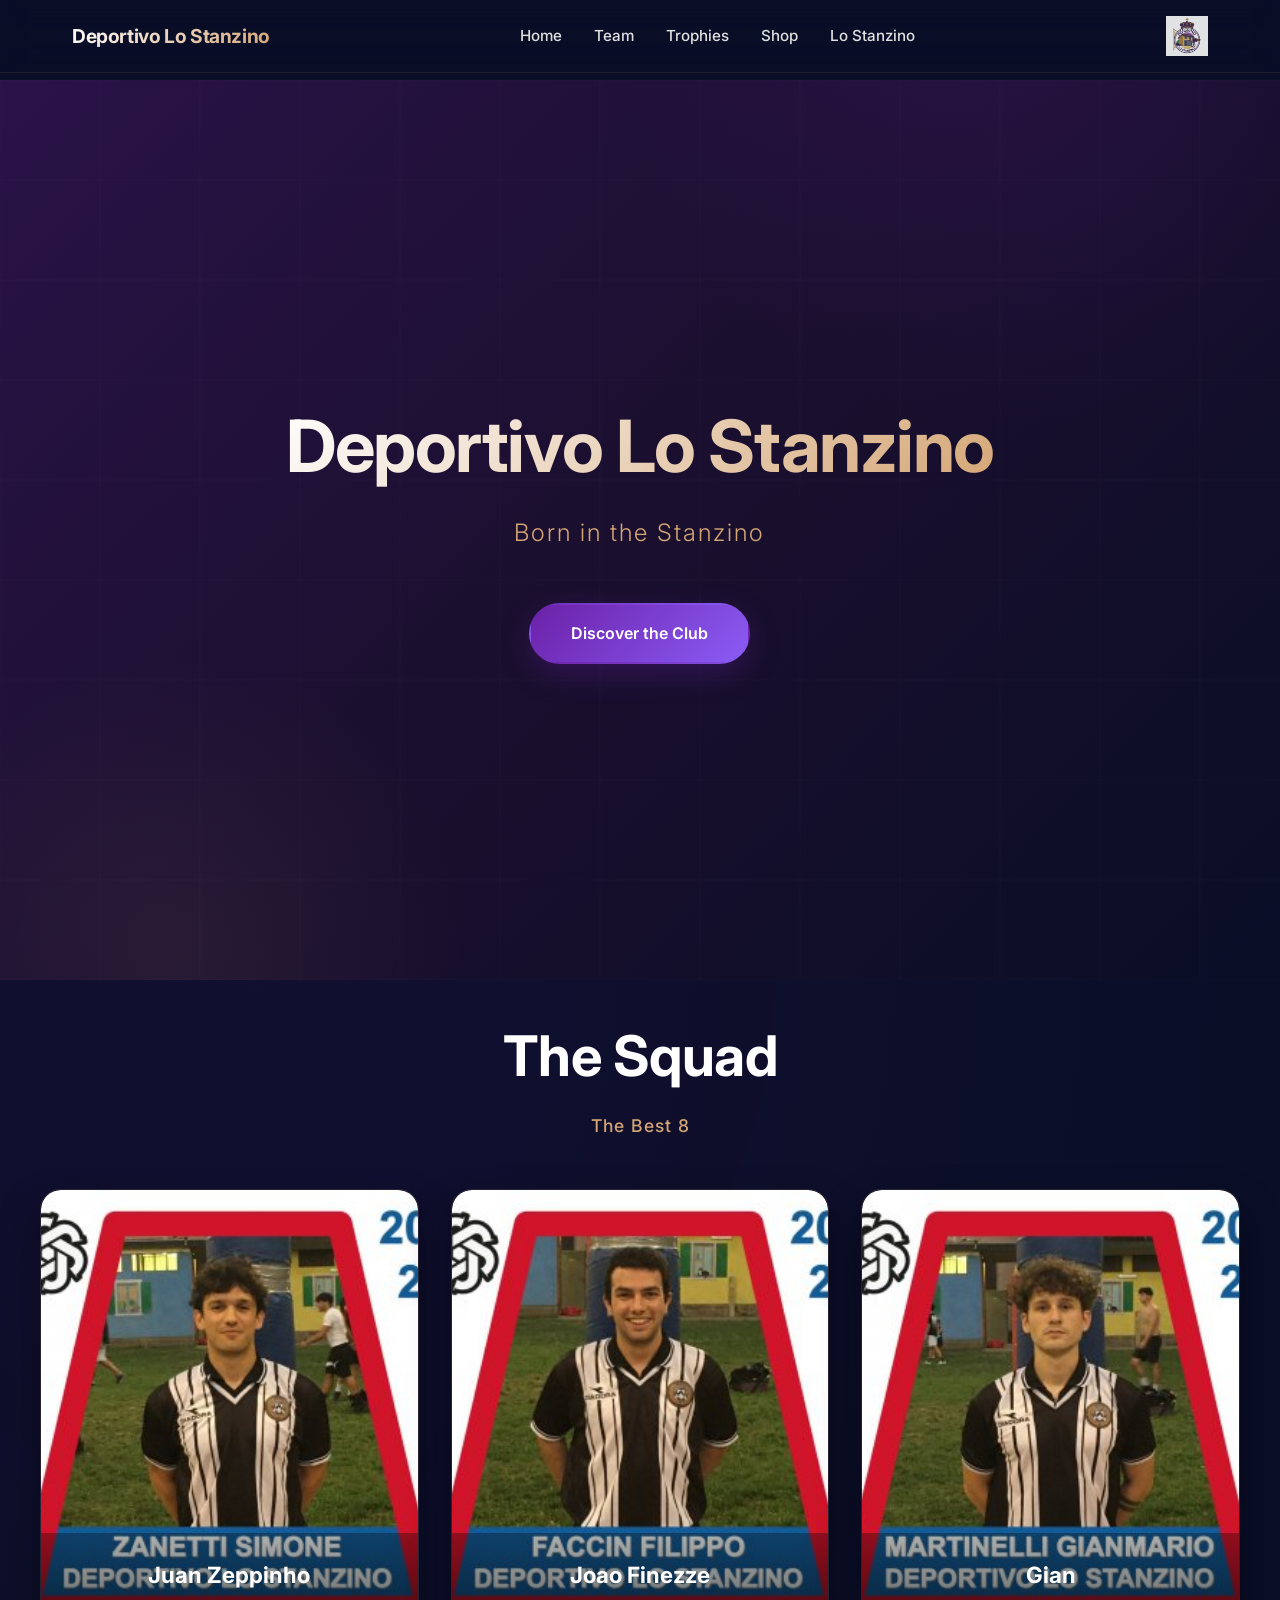
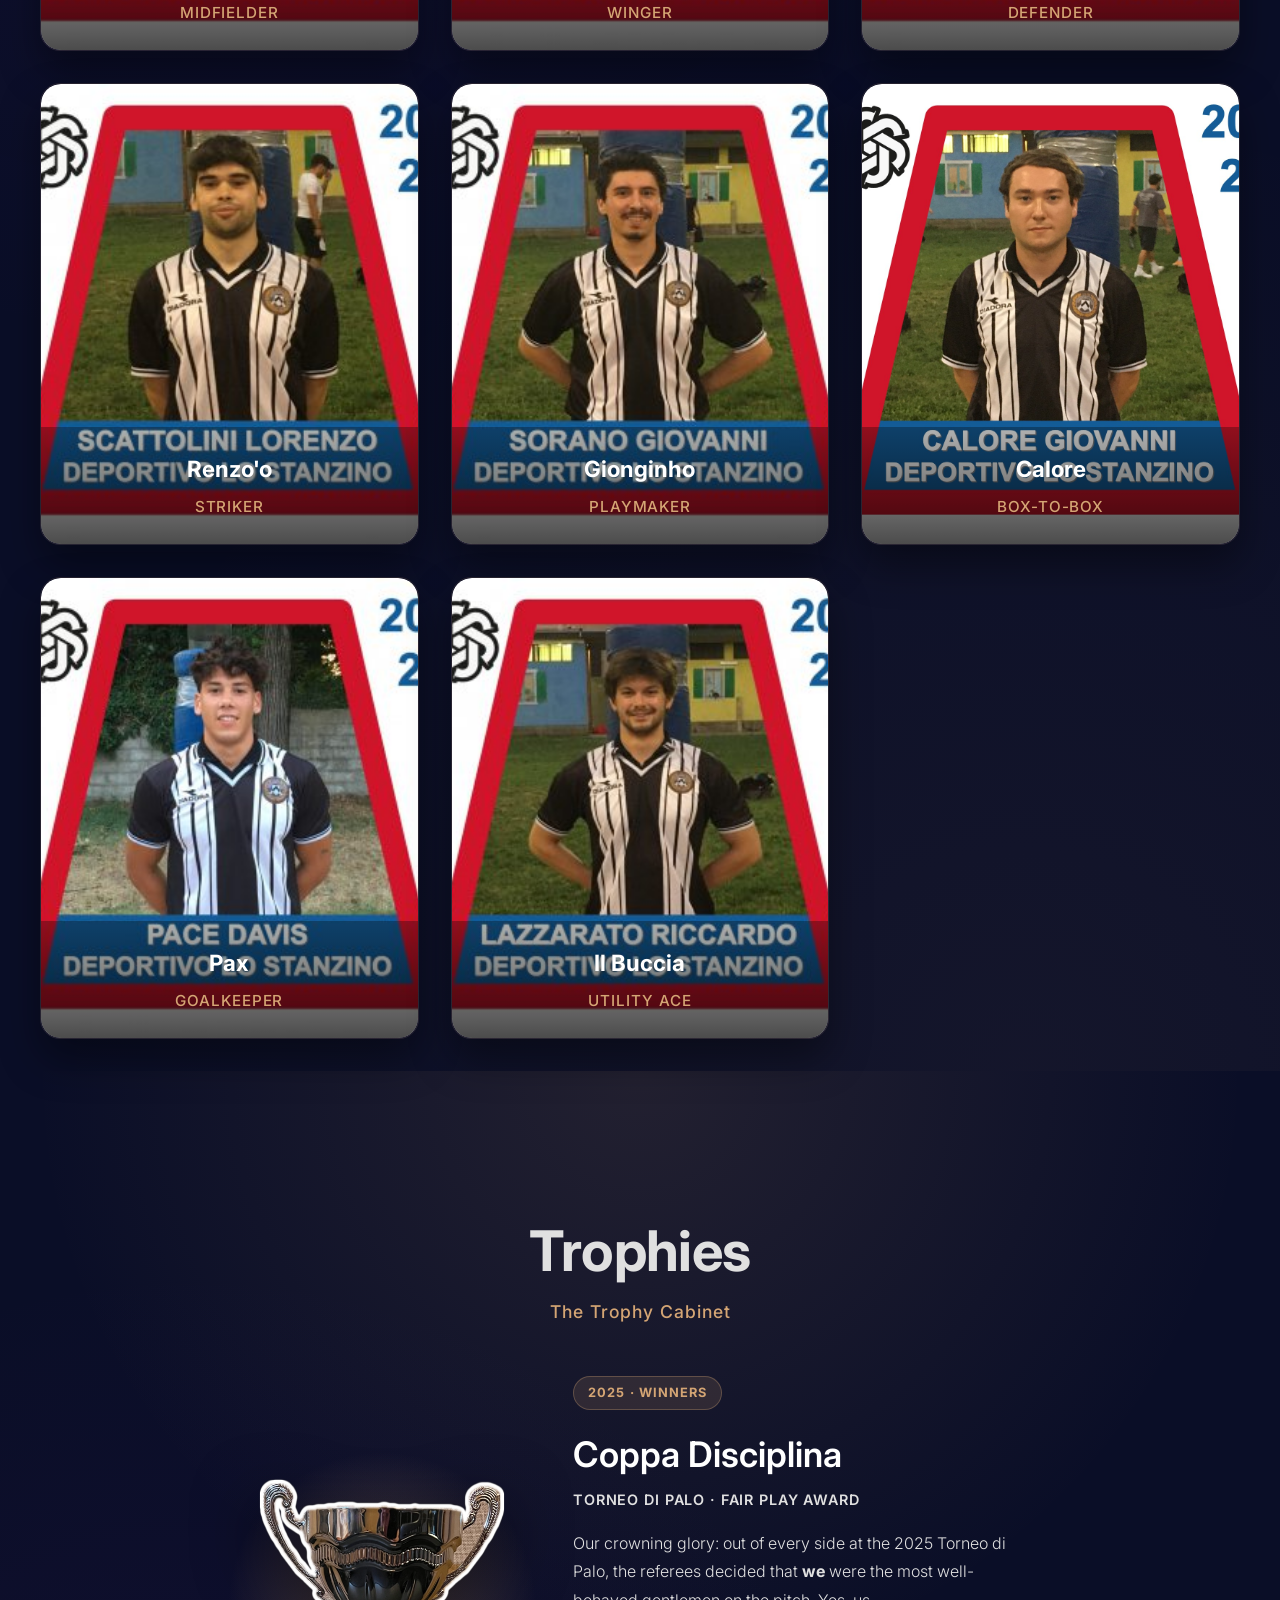
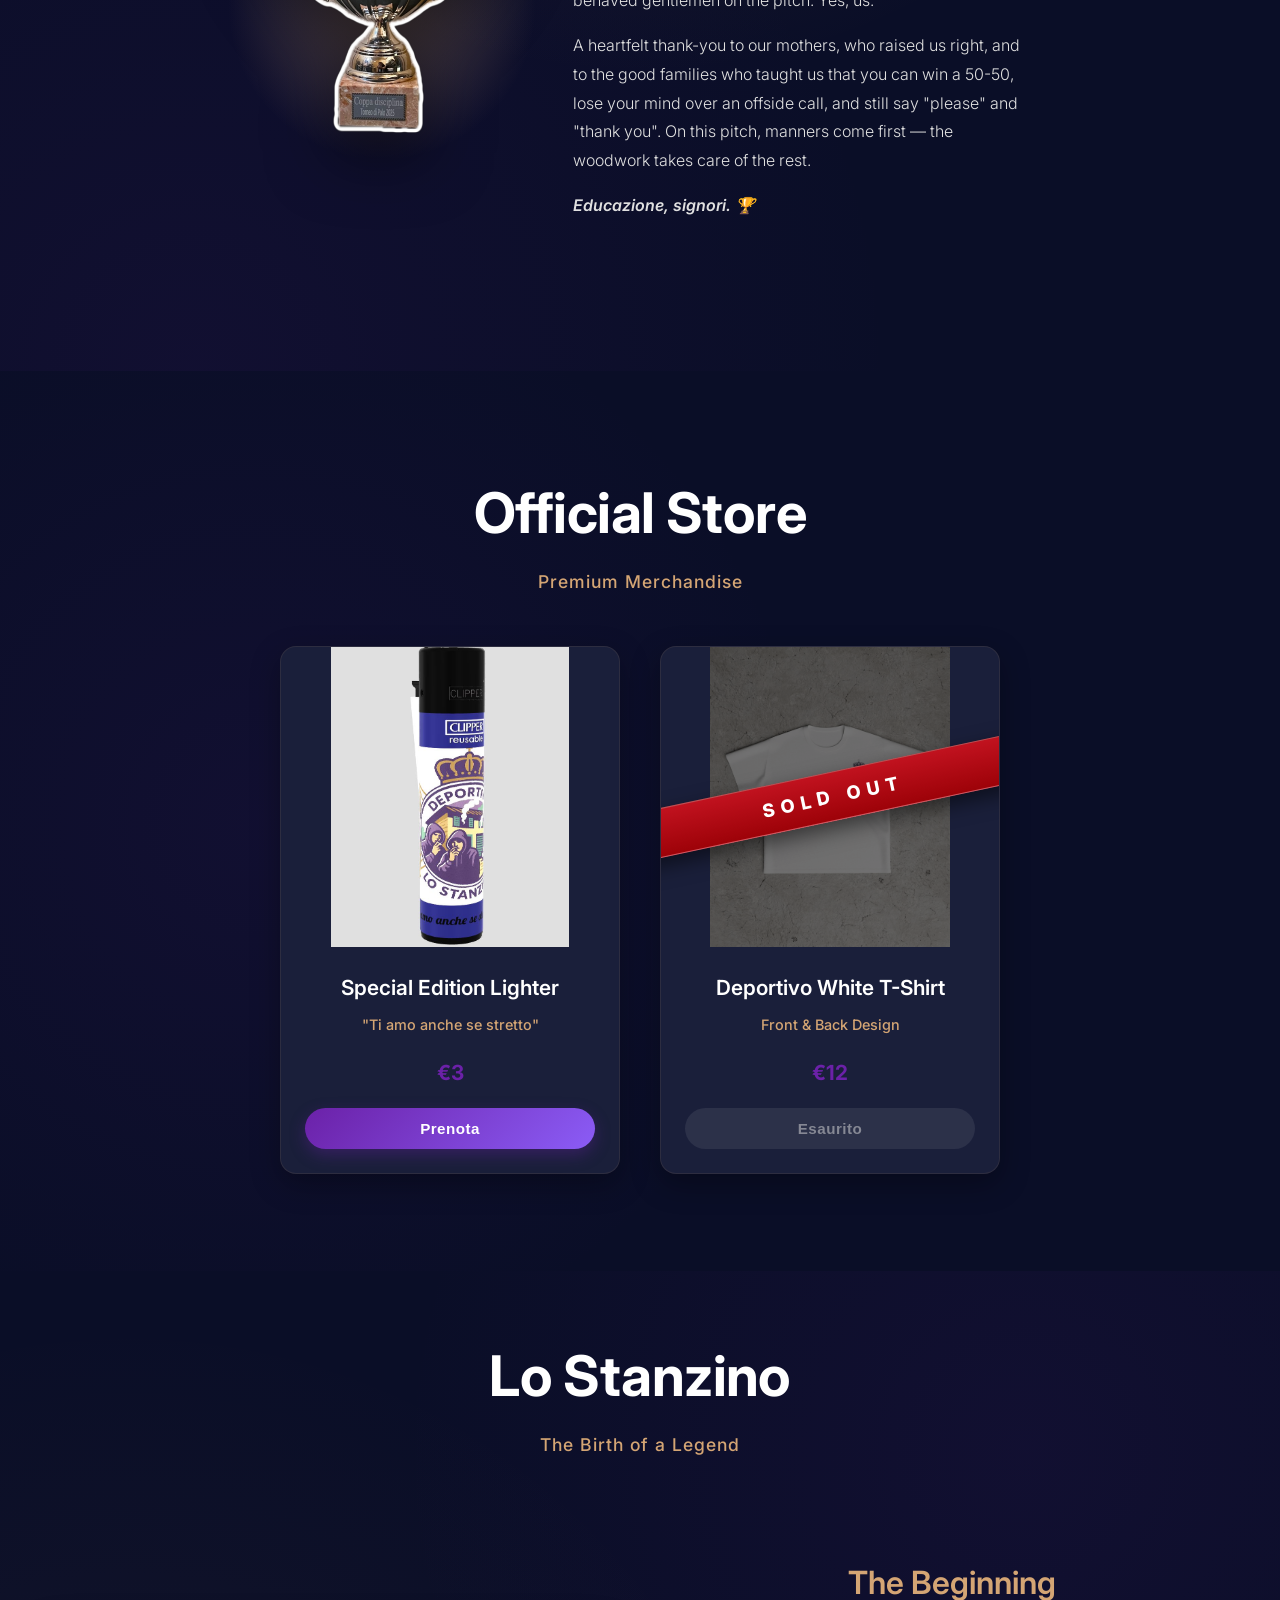
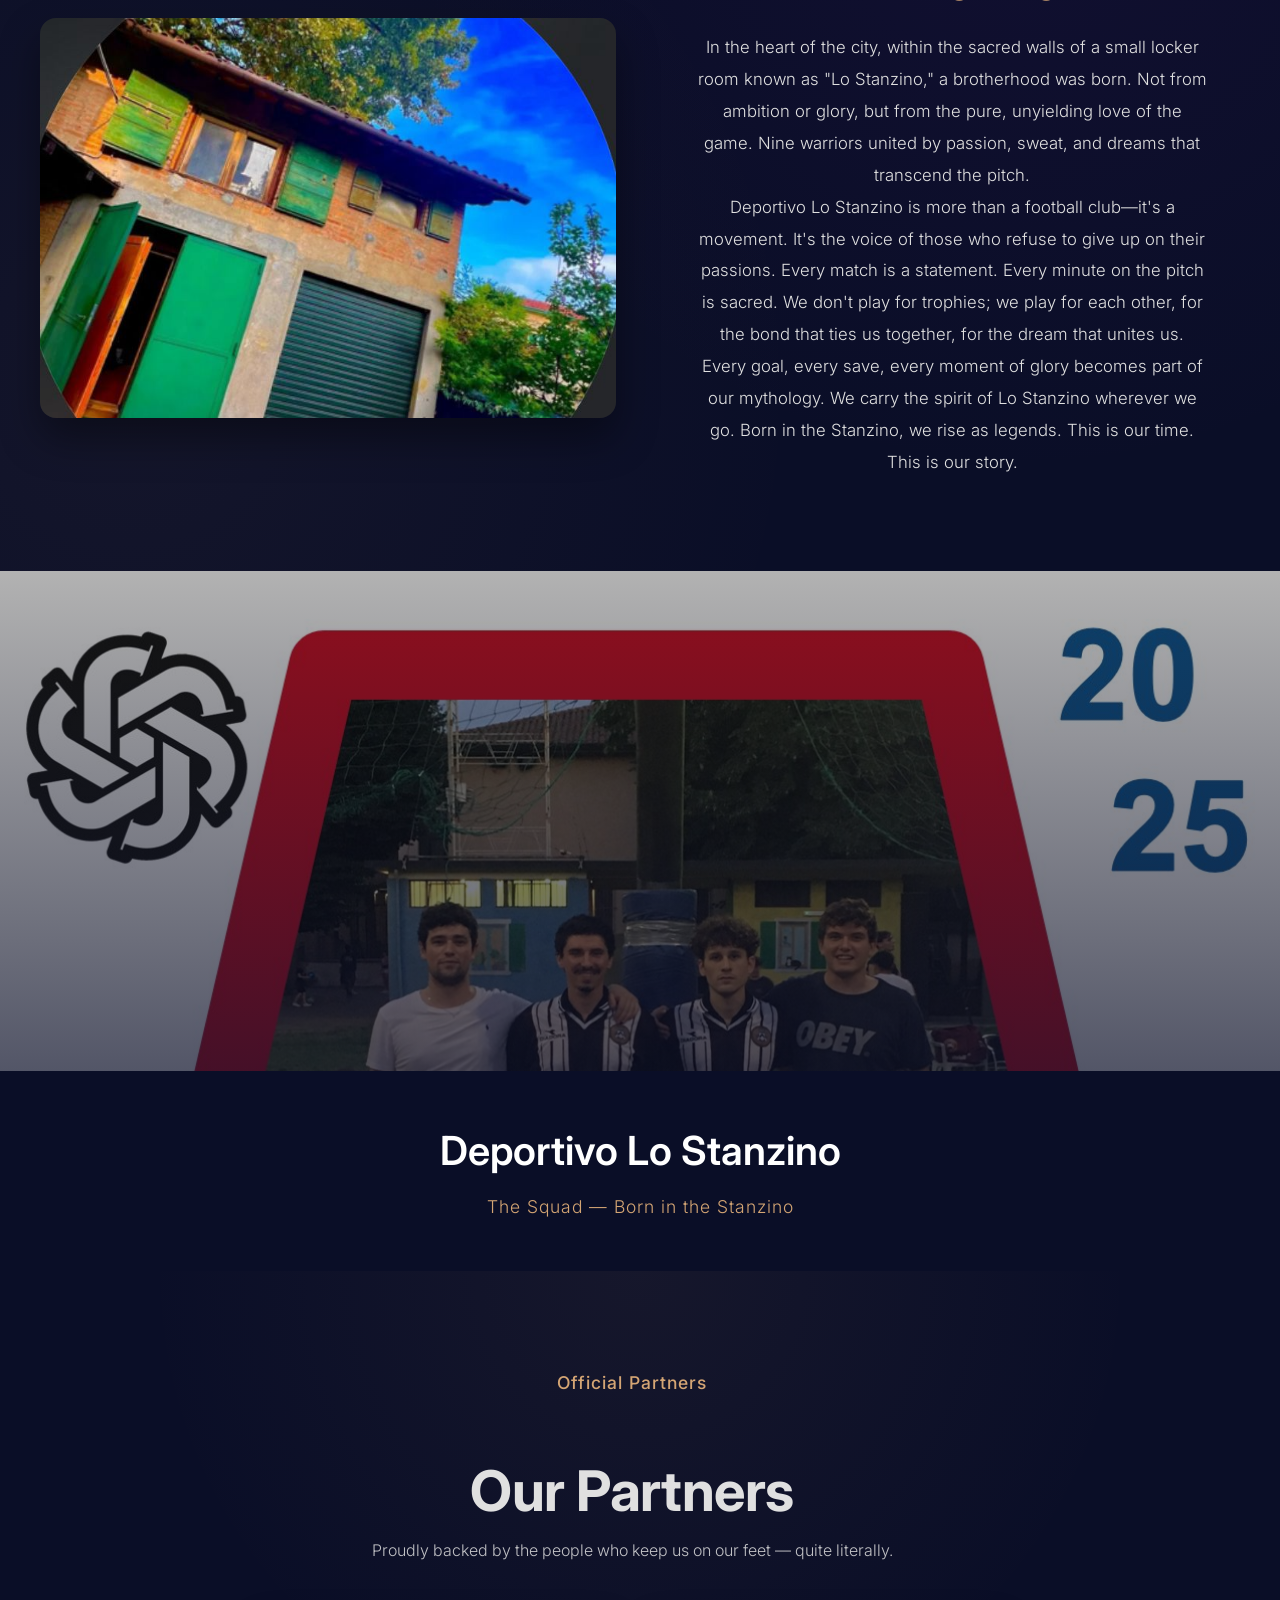
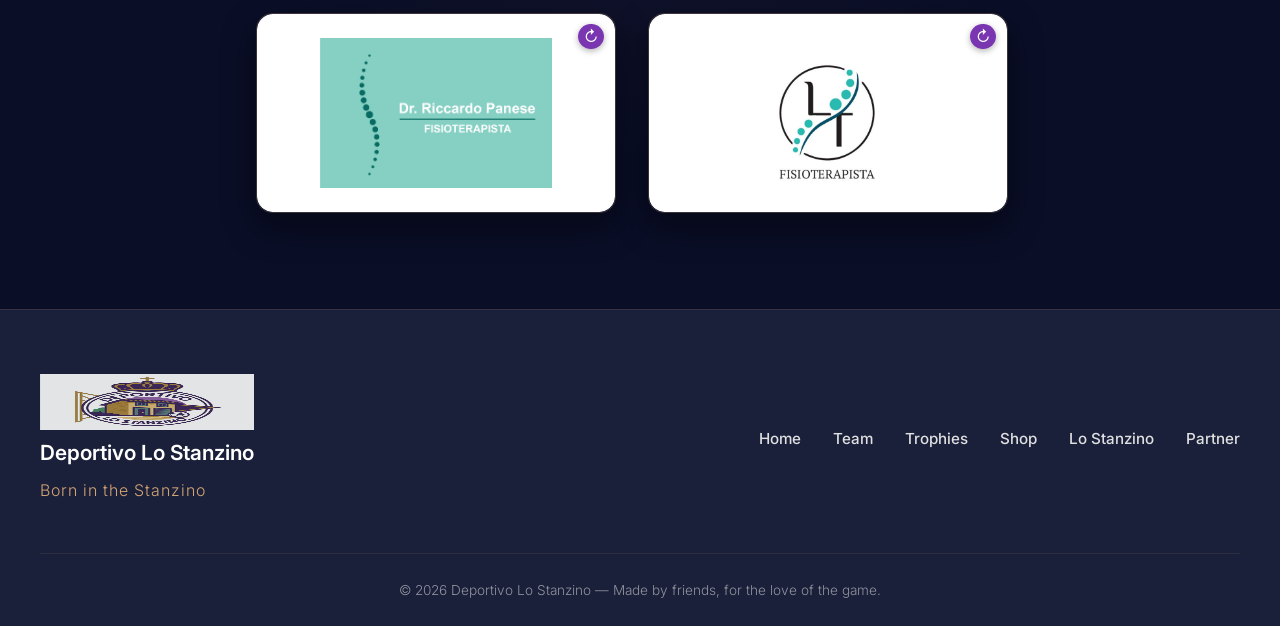
<file: index.html>
<!DOCTYPE html>
<html lang="en">
<head>
    <meta charset="UTF-8">
    <meta name="viewport" content="width=device-width, initial-scale=1.0">
    <title>Deportivo Lo Stanzino - Born in the Stanzino</title>
    <meta name="description" content="Deportivo Lo Stanzino — born in the Stanzino. Meet the squad, our trophies, the official store and the story behind the club.">
    <meta name="theme-color" content="#0A0E27">

    <!-- Favicon -->
    <link rel="icon" type="image/png" href="images/favicon.png">
    <link rel="apple-touch-icon" href="images/apple-touch-icon.png">

    <!-- Open Graph (link preview on WhatsApp, Instagram, Facebook…) -->
    <meta property="og:type" content="website">
    <meta property="og:site_name" content="Deportivo Lo Stanzino">
    <meta property="og:title" content="Deportivo Lo Stanzino — Born in the Stanzino">
    <meta property="og:description" content="Meet the squad, our trophies, the official store and the story behind the club.">
    <meta property="og:url" content="https://simonezanetti00.github.io/Football-Team-WebSite/">
    <meta property="og:image" content="https://simonezanetti00.github.io/Football-Team-WebSite/images/DEPORTIVO.jpg">
    <meta property="og:image:alt" content="Deportivo Lo Stanzino - the squad">
    <meta property="og:locale" content="it_IT">

    <!-- Twitter / X card -->
    <meta name="twitter:card" content="summary_large_image">
    <meta name="twitter:title" content="Deportivo Lo Stanzino — Born in the Stanzino">
    <meta name="twitter:description" content="Meet the squad, our trophies, the official store and the story behind the club.">
    <meta name="twitter:image" content="https://simonezanetti00.github.io/Football-Team-WebSite/images/DEPORTIVO.jpg">

    <link rel="preconnect" href="https://fonts.googleapis.com">
    <link rel="preconnect" href="https://fonts.gstatic.com" crossorigin>
    <link href="https://fonts.googleapis.com/css2?family=Inter:wght@300;400;500;600;700;800&display=swap" rel="stylesheet">
    <link rel="stylesheet" href="style.css?v=sponsor-flip-3">
</head>
<body>
    <!-- SCROLL PROGRESS INDICATOR -->
    <div class="scroll-progress"></div>
    <nav class="navbar">
        <div class="nav-container">
            <h1 class="nav-logo">Deportivo Lo Stanzino</h1>
            <button class="nav-toggle" type="button" aria-label="Apri menu" aria-expanded="false" aria-controls="navLinks">
                <span></span><span></span><span></span>
            </button>
            <ul class="nav-links" id="navLinks">
                <li><a href="#hero">Home</a></li>
                <li><a href="#team">Team</a></li>
                <li><a href="#trophies">Trophies</a></li>
                <li><a href="#shop">Shop</a></li>
                <li><a href="#stanzino">Lo Stanzino</a></li>
            </ul>
            <div class="nav-logo-right">
                <img loading="lazy" decoding="async" src="images/Logo.png" alt="Deportivo Lo Stanzino Logo">
            </div>
        </div>
    </nav>

    <main class="main-container">
        <!-- HERO SECTION -->
        <section id="hero" class="section hero">
            <div class="hero-overlay"></div>
            <div class="hero-content">
                <h1>Deportivo Lo Stanzino</h1>
                <p class="hero-subtitle">Born in the Stanzino</p>
                <a href="#team" class="btn btn-primary">Discover the Club</a>
            </div>
        </section>

        <!-- TEAM SECTION -->
        <section id="team" class="section team">
            <div class="section-content">
                <h2>The Squad</h2>
                <p class="section-subtitle">The Best 8</p>
                <div class="players-grid squad-grid">
                    <article class="player-card flip-card fade-in" data-flip-card data-player="juan-zeppinho" tabindex="0" role="button" aria-pressed="false" aria-label="Flip card for Juan Zeppinho">
                        <div class="card-inner">
                            <div class="card-face card-front">
                                <img loading="lazy" decoding="async" src="images/Zeppe.jpg" alt="Juan Zeppinho">
                                <div class="player-info">
                                    <h3>Juan Zeppinho</h3>
                                    <p>Midfielder</p>
                                </div>
                            </div>
                            <div class="card-face card-back">
                                <span class="player-tag">The Brain</span>
                                <h3>Juan Zeppinho</h3>
                                <p><strong>Position:</strong> Midfielder</p>
                                <p><strong>Fun stat:</strong> 94% success rate on passes nobody saw coming.</p>
                                <p>Builds impossible plays, survives impossible dribbles, and somehow always leaves two defenders arguing.</p>
                                <p class="player-traits">Traits: vision, chaos control, velvet first touch</p>
                            </div>
                        </div>
                    </article>

                    <article class="player-card flip-card fade-in" data-flip-card data-player="joao-finezze" tabindex="0" role="button" aria-pressed="false" aria-label="Flip card for Joao Finezze">
                        <div class="card-inner">
                            <div class="card-face card-front">
                                <img loading="lazy" decoding="async" src="images/Joaofinezze.jpg" alt="Joao Finezze">
                                <div class="player-info">
                                    <h3>Joao Finezze</h3>
                                    <p>Winger</p>
                                </div>
                            </div>
                            <div class="card-face card-back">
                                <span class="player-tag">Silk Boots</span>
                                <h3>Joao Finezze</h3>
                                <p><strong>Position:</strong> Winger</p>
                                <p><strong>Fun stat:</strong> Averages three nutmegs per match and one apology.</p>
                                <p>Lives for the flashy touch, the risky feint, and the moment a fullback realizes it is going to be a long night.</p>
                                <p class="player-traits">Traits: flair, quick feet, crowd energy</p>
                            </div>
                        </div>
                    </article>

                    <article class="player-card flip-card fade-in" data-flip-card data-player="gian" tabindex="0" role="button" aria-pressed="false" aria-label="Flip card for Gian">
                        <div class="card-inner">
                            <div class="card-face card-front">
                                <img loading="lazy" decoding="async" src="images/Gian.jpg" alt="Gian">
                                <div class="player-info">
                                    <h3>Gian</h3>
                                    <p>Defender</p>
                                </div>
                            </div>
                            <div class="card-face card-back">
                                <span class="player-tag">Wall Builder</span>
                                <h3>Gian</h3>
                                <p><strong>Position:</strong> Defender</p>
                                <p><strong>Fun stat:</strong> Has never met a tackle he did not think was clean.</p>
                                <p>Turns every duel into a personal mission and protects the back line with pure stubbornness and perfect timing.</p>
                                <p class="player-traits">Traits: grit, timing, shoulder-to-shoulder masterclass</p>
                            </div>
                        </div>
                    </article>

                    <article class="player-card flip-card fade-in" data-flip-card data-player="renzo" tabindex="0" role="button" aria-pressed="false" aria-label="Flip card for Renzo'o">
                        <div class="card-inner">
                            <div class="card-face card-front">
                                <img loading="lazy" decoding="async" src="images/Renzo'o.jpg" alt="Renzo'o">
                                <div class="player-info">
                                    <h3>Renzo'o</h3>
                                    <p>Striker</p>
                                </div>
                            </div>
                            <div class="card-face card-back">
                                <span class="player-tag">Last Touch Prince</span>
                                <h3>Renzo'o</h3>
                                <p><strong>Position:</strong> Striker</p>
                                <p><strong>Fun stat:</strong> Needs half a chance, and usually asks for less.</p>
                                <p>Appears quiet for ten minutes, then suddenly scores like he had been scripting the whole match from the shadows.</p>
                                <p class="player-traits">Traits: positioning, cold finishing, sneaky movement</p>
                            </div>
                        </div>
                    </article>

                    <article class="player-card flip-card fade-in" data-flip-card data-player="gionginho" tabindex="0" role="button" aria-pressed="false" aria-label="Flip card for Gionginho">
                        <div class="card-inner">
                            <div class="card-face card-front">
                                <img loading="lazy" decoding="async" src="images/Gionginho.jpg" alt="Gionginho">
                                <div class="player-info">
                                    <h3>Gionginho</h3>
                                    <p>Playmaker</p>
                                </div>
                            </div>
                            <div class="card-face card-back">
                                <span class="player-tag">Tempo Dealer</span>
                                <h3>Gionginho</h3>
                                <p><strong>Position:</strong> Playmaker</p>
                                <p><strong>Fun stat:</strong> Controls pace so well even teammates start jogging to his rhythm.</p>
                                <p>Reads the game two steps ahead and makes the hard pass look like the most obvious decision in the world.</p>
                                <p class="player-traits">Traits: composure, passing range, calm under pressure</p>
                            </div>
                        </div>
                    </article>

                    <article class="player-card flip-card fade-in" data-flip-card data-player="calore" tabindex="0" role="button" aria-pressed="false" aria-label="Flip card for Calore">
                        <div class="card-inner">
                            <div class="card-face card-front">
                                <img loading="lazy" decoding="async" src="images/Calore.jpg" alt="Calore">
                                <div class="player-info">
                                    <h3>Calore</h3>
                                    <p>Box-to-box</p>
                                </div>
                            </div>
                            <div class="card-face card-back">
                                <span class="player-tag">Engine Room</span>
                                <h3>Calore</h3>
                                <p><strong>Position:</strong> Box-to-box Midfielder</p>
                                <p><strong>Fun stat:</strong> Covers so much ground the GPS asks for a break.</p>
                                <p>Brings noise, pressing, and endless legs, then still finds energy to argue for one more attacking run.</p>
                                <p class="player-traits">Traits: stamina, pressing, relentless recovery runs</p>
                            </div>
                        </div>
                    </article>

                    <article class="player-card flip-card fade-in" data-flip-card data-player="pax" tabindex="0" role="button" aria-pressed="false" aria-label="Flip card for Pax">
                        <div class="card-inner">
                            <div class="card-face card-front">
                                <img loading="lazy" decoding="async" src="images/Pax.jpg" alt="Pax">
                                <div class="player-info">
                                    <h3>Pax</h3>
                                    <p>Goalkeeper</p>
                                </div>
                            </div>
                            <div class="card-face card-back">
                                <span class="player-tag">Safe Hands</span>
                                <h3>Pax</h3>
                                <p><strong>Position:</strong> Goalkeeper</p>
                                <p><strong>Fun stat:</strong> Makes one impossible save per game just to keep the plot interesting.</p>
                                <p>The last line of defense, loudest voice on the pitch, and owner of the dramatic stop everyone talks about after.</p>
                                <p class="player-traits">Traits: reflexes, leadership, chaos management</p>
                            </div>
                        </div>
                    </article>

                    <article class="player-card flip-card fade-in" data-flip-card data-player="il-buccia" tabindex="0" role="button" aria-pressed="false" aria-label="Flip card for Il Buccia">
                        <div class="card-inner">
                            <div class="card-face card-front">
                                <img loading="lazy" decoding="async" src="images/Ilbuccia.jpg" alt="Il Buccia">
                                <div class="player-info">
                                    <h3>Il Buccia</h3>
                                    <p>Utility Ace</p>
                                </div>
                            </div>
                            <div class="card-face card-back">
                                <span class="player-tag">Wildcard</span>
                                <h3>Il Buccia</h3>
                                <p><strong>Position:</strong> Utility Player</p>
                                <p><strong>Fun stat:</strong> Can play anywhere, including emotionally in the opponent's head.</p>
                                <p>Impossible to label, impossible to ignore, and always one strange bounce away from doing something unforgettable.</p>
                                <p class="player-traits">Traits: adaptability, hustle, unpredictable genius</p>
                            </div>
                        </div>
                    </article>
                </div>
            </div>
        </section>

        <!-- TROPHIES SECTION -->
        <section id="trophies" class="section trophies">
            <div class="section-content">
                <h2>Trophies</h2>
                <p class="section-subtitle">The Trophy Cabinet</p>

                <div class="trophy-showcase fade-in">
                    <div class="trophy-visual">
                        <img src="images/Trophies/coppa-disciplina-2025-sticker.png" alt="Coppa Disciplina 2025 - Torneo di Palo" width="270" loading="lazy" decoding="async">
                    </div>
                    <div class="trophy-details">
                        <span class="trophy-tag">2025 · Winners</span>
                        <h3>Coppa Disciplina</h3>
                        <p class="trophy-meta">Torneo di Palo · Fair Play Award</p>
                        <p>Our crowning glory: out of every side at the 2025 Torneo di Palo, the referees decided that <strong>we</strong> were the most well-behaved gentlemen on the pitch. Yes, us.</p>
                        <p>A heartfelt thank-you to our mothers, who raised us right, and to the good families who taught us that you can win a 50-50, lose your mind over an offside call, and still say "please" and "thank you". On this pitch, manners come first — the woodwork takes care of the rest.</p>
                        <p class="trophy-footnote">Educazione, signori. 🏆</p>
                    </div>
                </div>
            </div>
        </section>

        <!-- SHOP SECTION -->
        <section id="shop" class="section shop">
            <div class="section-content">
                <h2>Official Store</h2>
                <p class="section-subtitle">Premium Merchandise</p>
                <div class="products-grid">
                    <div class="product-card fade-in">
                        <div class="product-image">
                            <img loading="lazy" decoding="async" src="images/AccendinoTiamoanchesestrettospecialedition.jpeg" alt="Ti amo anche se stretto Special Edition Lighter">
                        </div>
                        <h3>Special Edition Lighter</h3>
                        <p class="product-subtitle">"Ti amo anche se stretto"</p>
                        <p class="price">€3</p>
                        <button class="btn-reserve" type="button" data-reserve-open data-product="Special Edition Lighter">Prenota</button>
                    </div>
                    <div class="product-card fade-in sold-out">
                        <div class="product-image">
                            <img loading="lazy" decoding="async" src="images/TeeDeportivoFronte.jpeg" alt="Deportivo White T-Shirt">
                            <span class="sold-out-banner">Sold Out</span>
                        </div>
                        <h3>Deportivo White T-Shirt</h3>
                        <p class="product-subtitle">Front & Back Design</p>
                        <p class="price">€12</p>
                        <button class="btn-reserve" type="button" disabled>Esaurito</button>
                    </div>
                </div>
            </div>
        </section>

        <!-- STANZINO SECTION -->
        <section id="stanzino" class="section stanzino">
            <div class="section-content">
                <h2>Lo Stanzino</h2>
                <p class="section-subtitle">The Birth of a Legend</p>
                
                <div class="story-container">
                    <div class="story-block fade-in">
                        <img loading="lazy" decoding="async" src="images/Stanzino.jpeg" alt="Lo Stanzino - The Sacred Locker Room" class="story-image">
                        <div class="story-text">
                            <h3>The Beginning</h3>
                            <p>In the heart of the city, within the sacred walls of a small locker room known as "Lo Stanzino," a brotherhood was born. Not from ambition or glory, but from the pure, unyielding love of the game. Nine warriors united by passion, sweat, and dreams that transcend the pitch.</p>
                            <p>Deportivo Lo Stanzino is more than a football club—it's a movement. It's the voice of those who refuse to give up on their passions. Every match is a statement. Every minute on the pitch is sacred. We don't play for trophies; we play for each other, for the bond that ties us together, for the dream that unites us.</p>
                            <p>Every goal, every save, every moment of glory becomes part of our mythology. We carry the spirit of Lo Stanzino wherever we go. Born in the Stanzino, we rise as legends. This is our time. This is our story.</p>
                        </div>
                    </div>
                </div>
            </div>
        </section>

        <!-- TEAM PHOTO CLOSING -->
        <section class="team-photo-closing">
            <div class="team-photo-container">
                <img loading="lazy" decoding="async" src="images/DEPORTIVO.jpg" alt="Deportivo Lo Stanzino - The Squad">
                <div class="photo-overlay"></div>
            </div>
            <div class="photo-caption">
                <h3>Deportivo Lo Stanzino</h3>
                <p>The Squad — Born in the Stanzino</p>
            </div>
        </section>
    </main>

    <!-- SPONSORS / PARTNERS -->
    <section id="partners" class="sponsors">
        <div class="section-content">
            <p class="section-subtitle">Official Partners</p>
            <h2>Our Partners</h2>
            <p class="sponsors-intro">Proudly backed by the people who keep us on our feet — quite literally.</p>
            <div class="sponsor-grid fade-in">
                <div class="sponsor-card flip" data-flip-card tabindex="0" role="button" aria-pressed="false" aria-label="Mostra la foto di Dr. Riccardo Panese">
                    <div class="card-inner">
                        <div class="card-face card-front">
                            <img loading="lazy" decoding="async" src="images/Sponsor/riccardo-panese-fisioterapista.png" alt="Dr. Riccardo Panese - Fisioterapista">
                            <span class="flip-hint" aria-hidden="true">&#8635;</span>
                        </div>
                        <div class="card-face card-back">
                            <img loading="lazy" decoding="async" src="images/Sponsor/riccardo-panese-photo.jpg" alt="Dr. Riccardo Panese" class="sponsor-photo">
                            <span class="sponsor-name">Dr. Riccardo Panese</span>
                        </div>
                    </div>
                </div>
                <div class="sponsor-card flip" data-flip-card tabindex="0" role="button" aria-pressed="false" aria-label="Mostra la foto di Dott. Leonardo Tagliapietra">
                    <div class="card-inner">
                        <div class="card-face card-front">
                            <img loading="lazy" decoding="async" src="images/Sponsor/lt-fisioterapista.jpeg" alt="L.T. Fisioterapista">
                            <span class="flip-hint" aria-hidden="true">&#8635;</span>
                        </div>
                        <div class="card-face card-back">
                            <img loading="lazy" decoding="async" src="images/Sponsor/leonardo-tagliapietra-photo.jpg" alt="Dott. Leonardo Tagliapietra" class="sponsor-photo">
                            <span class="sponsor-name">Dott. Leonardo Tagliapietra</span>
                        </div>
                    </div>
                </div>
            </div>
        </div>
    </section>

    <!-- FOOTER -->
    <footer class="site-footer">
        <div class="footer-content">
            <div class="footer-brand">
                <img loading="lazy" decoding="async" src="images/Logo.png" alt="Deportivo Lo Stanzino Logo" class="footer-logo">
                <h3>Deportivo Lo Stanzino</h3>
                <p>Born in the Stanzino</p>
            </div>
            <nav class="footer-links" aria-label="Footer navigation">
                <a href="#hero">Home</a>
                <a href="#team">Team</a>
                <a href="#trophies">Trophies</a>
                <a href="#shop">Shop</a>
                <a href="#stanzino">Lo Stanzino</a>
                <a href="#partners">Partner</a>
            </nav>
        </div>
        <div class="footer-bottom">
            <p>&copy; <span id="footer-year">2026</span> Deportivo Lo Stanzino — Made by friends, for the love of the game.</p>
        </div>
    </footer>

    <!-- RESERVATION MODAL -->
    <div class="reserve-modal" id="reserveModal" hidden>
        <div class="reserve-backdrop" data-reserve-close></div>
        <div class="reserve-dialog" role="dialog" aria-modal="true" aria-labelledby="reserveTitle">
            <button class="reserve-x" type="button" data-reserve-close aria-label="Chiudi">&times;</button>

            <form class="reserve-form" id="reserveForm" novalidate>
                <h3 id="reserveTitle">Prenota il tuo merch</h3>
                <p class="reserve-product">Prodotto: <span id="reserveProductName">—</span></p>
                <label for="reserveEmail">La tua email</label>
                <input type="email" id="reserveEmail" name="email" placeholder="nome@email.com" autocomplete="email" required>
                <button type="submit" class="btn btn-primary reserve-submit">Invia richiesta</button>
                <p class="reserve-feedback" id="reserveFeedback" role="status"></p>
            </form>

            <div class="reserve-success" id="reserveSuccess" hidden>
                <p class="reserve-success-emoji">🍀</p>
                <p>Grazie, se sei fortunato/a otterrai il merch al TDP !</p>
                <button type="button" class="btn btn-primary" data-reserve-close>Chiudi</button>
            </div>
        </div>
    </div>

    <script src="script.js?v=nav-1"></script>
</body>
</html>
</file>
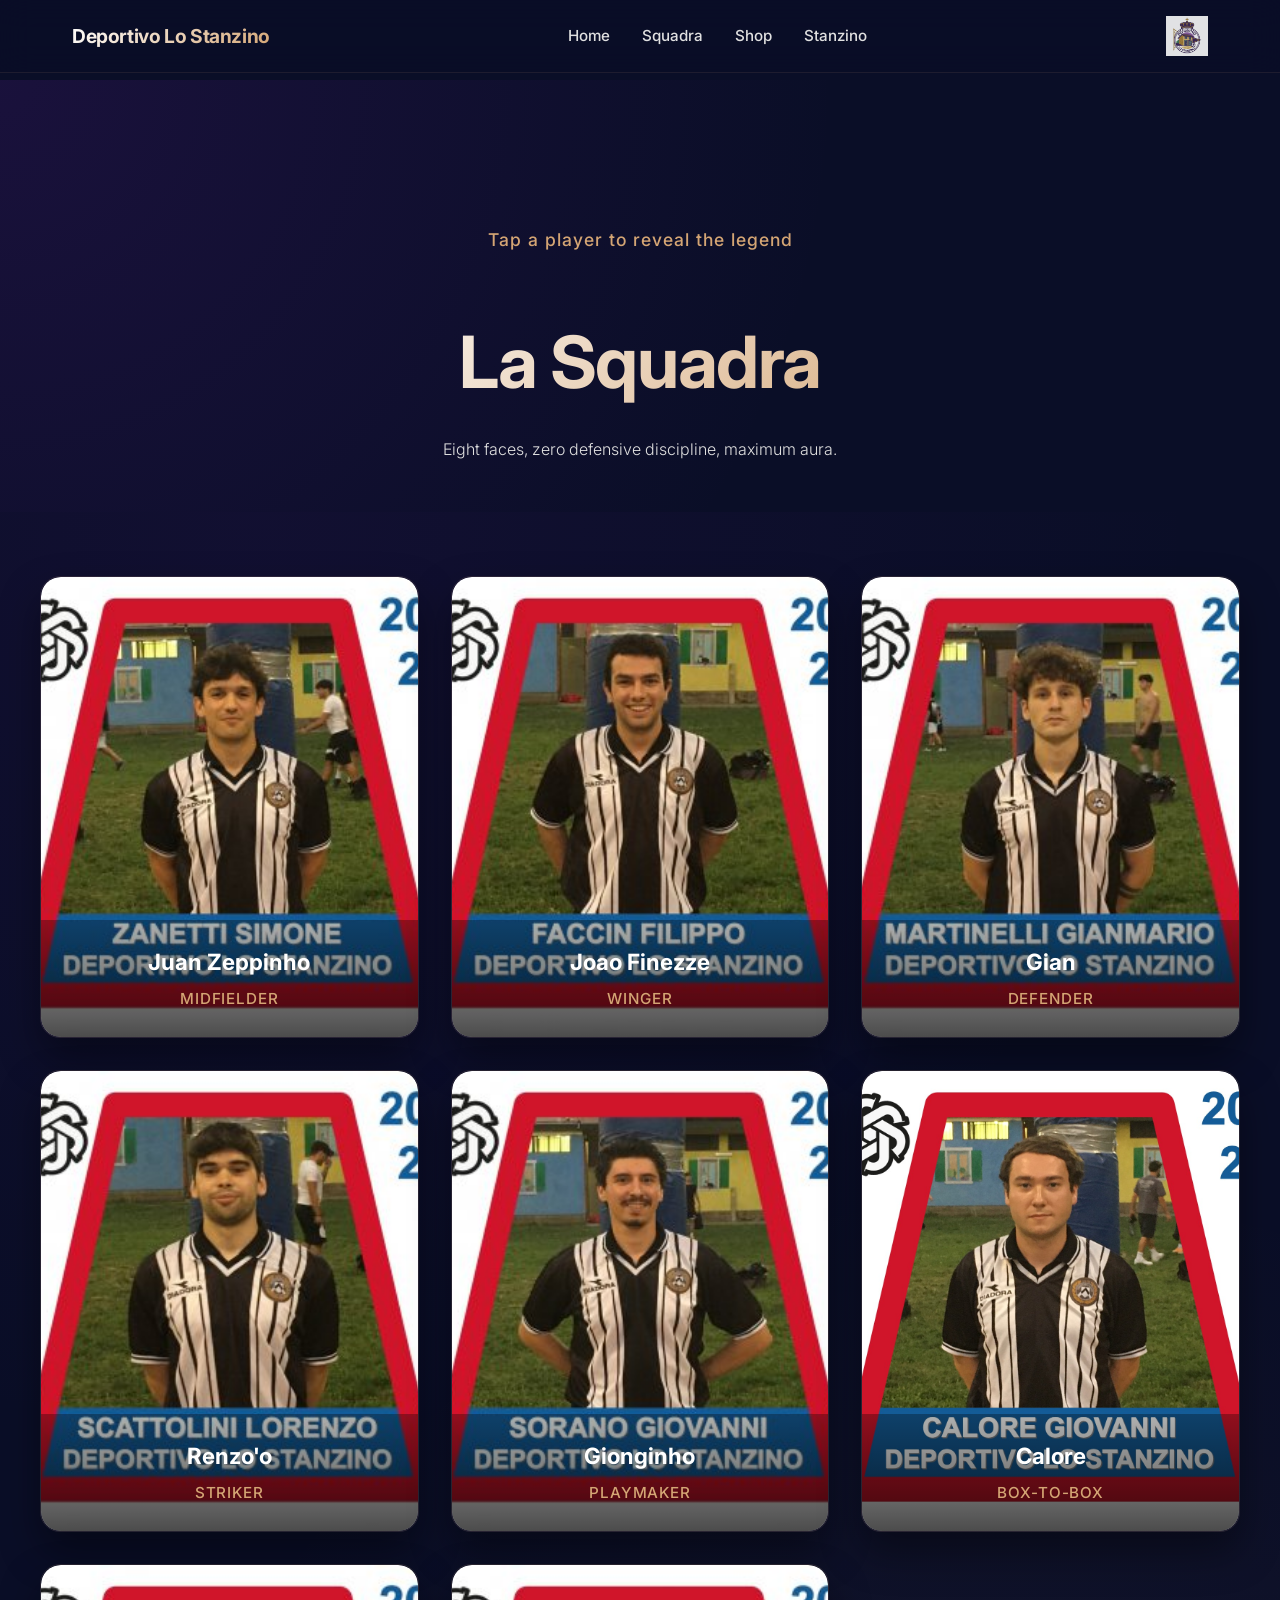
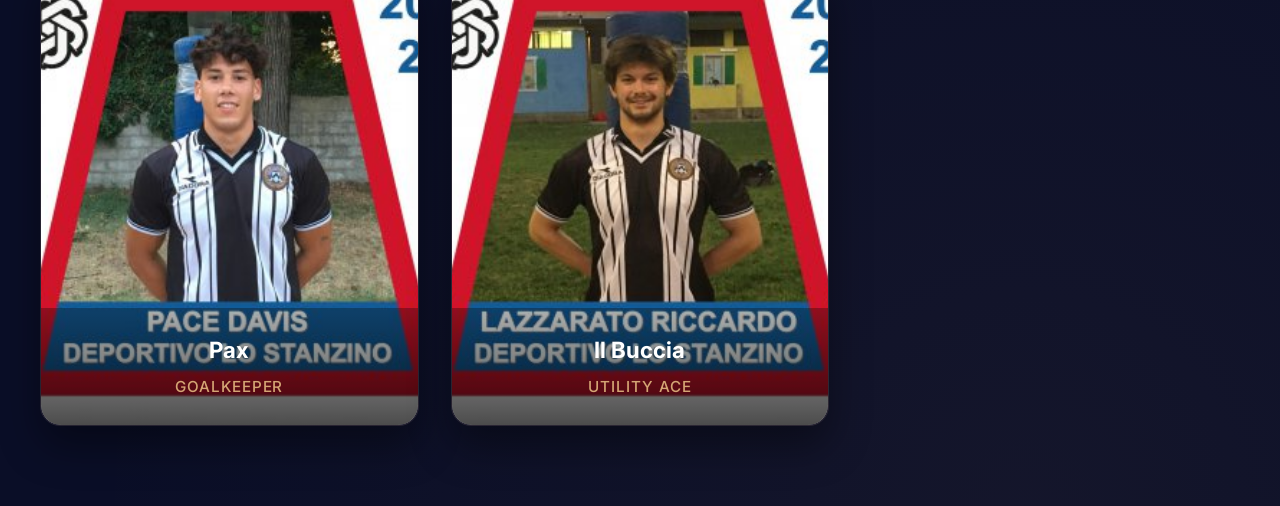
<file: squadra.html>
<!DOCTYPE html>
<html lang="en">
<head>
    <meta charset="UTF-8">
    <meta name="viewport" content="width=device-width, initial-scale=1.0">
    <title>Deportivo Lo Stanzino - Squadra</title>
    <link rel="preconnect" href="https://fonts.googleapis.com">
    <link rel="preconnect" href="https://fonts.gstatic.com" crossorigin>
    <link href="https://fonts.googleapis.com/css2?family=Inter:wght@300;400;500;600;700;800&display=swap" rel="stylesheet">
    <link rel="stylesheet" href="style.css?v=mobile-fix-1">
</head>
<body>
    <div class="scroll-progress"></div>

    <nav class="navbar">
        <div class="nav-container">
            <h1 class="nav-logo">Deportivo Lo Stanzino</h1>
            <ul class="nav-links">
                <li><a href="index.html">Home</a></li>
                <li><a href="squadra.html">Squadra</a></li>
                <li><a href="shop.html">Shop</a></li>
                <li><a href="stanzino.html">Stanzino</a></li>
            </ul>
            <div class="nav-logo-right">
                <img src="images/Logo.png" alt="Deportivo Lo Stanzino Logo">
            </div>
        </div>
    </nav>

    <main class="main-container squad-page">
        <section class="page-header squad-header">
            <div class="page-header-content">
                <p class="section-subtitle">Tap a player to reveal the legend</p>
                <h1>La Squadra</h1>
                <p>Eight faces, zero defensive discipline, maximum aura.</p>
            </div>
        </section>

        <section class="section team squad-showcase">
            <div class="section-content">
                <div class="players-grid squad-grid">
                    <article class="player-card flip-card fade-in" data-flip-card data-player="juan-zeppinho" tabindex="0" role="button" aria-pressed="false" aria-label="Flip card for Juan Zeppinho">
                        <div class="card-inner">
                            <div class="card-face card-front">
                                <img src="images/Zeppe.jpg" alt="Juan Zeppinho">
                                <div class="player-info">
                                    <h3>Juan Zeppinho</h3>
                                    <p>Midfielder</p>
                                </div>
                            </div>
                            <div class="card-face card-back">
                                <span class="player-tag">The Brain</span>
                                <h3>Juan Zeppinho</h3>
                                <p><strong>Position:</strong> Midfielder</p>
                                <p><strong>Fun stat:</strong> 94% success rate on passes nobody saw coming.</p>
                                <p>Builds impossible plays, survives impossible dribbles, and somehow always leaves two defenders arguing.</p>
                                <p class="player-traits">Traits: vision, chaos control, velvet first touch</p>
                            </div>
                        </div>
                    </article>

                    <article class="player-card flip-card fade-in" data-flip-card data-player="joao-finezze" tabindex="0" role="button" aria-pressed="false" aria-label="Flip card for Joao Finezze">
                        <div class="card-inner">
                            <div class="card-face card-front">
                                <img src="images/Joaofinezze.jpg" alt="Joao Finezze">
                                <div class="player-info">
                                    <h3>Joao Finezze</h3>
                                    <p>Winger</p>
                                </div>
                            </div>
                            <div class="card-face card-back">
                                <span class="player-tag">Silk Boots</span>
                                <h3>Joao Finezze</h3>
                                <p><strong>Position:</strong> Winger</p>
                                <p><strong>Fun stat:</strong> Averages three nutmegs per match and one apology.</p>
                                <p>Lives for the flashy touch, the risky feint, and the moment a fullback realizes it is going to be a long night.</p>
                                <p class="player-traits">Traits: flair, quick feet, crowd energy</p>
                            </div>
                        </div>
                    </article>

                    <article class="player-card flip-card fade-in" data-flip-card data-player="gian" tabindex="0" role="button" aria-pressed="false" aria-label="Flip card for Gian">
                        <div class="card-inner">
                            <div class="card-face card-front">
                                <img src="images/Gian.jpg" alt="Gian">
                                <div class="player-info">
                                    <h3>Gian</h3>
                                    <p>Defender</p>
                                </div>
                            </div>
                            <div class="card-face card-back">
                                <span class="player-tag">Wall Builder</span>
                                <h3>Gian</h3>
                                <p><strong>Position:</strong> Defender</p>
                                <p><strong>Fun stat:</strong> Has never met a tackle he did not think was clean.</p>
                                <p>Turns every duel into a personal mission and protects the back line with pure stubbornness and perfect timing.</p>
                                <p class="player-traits">Traits: grit, timing, shoulder-to-shoulder masterclass</p>
                            </div>
                        </div>
                    </article>

                    <article class="player-card flip-card fade-in" data-flip-card data-player="renzo" tabindex="0" role="button" aria-pressed="false" aria-label="Flip card for Renzo'o">
                        <div class="card-inner">
                            <div class="card-face card-front">
                                <img src="images/Renzo'o.jpg" alt="Renzo'o">
                                <div class="player-info">
                                    <h3>Renzo'o</h3>
                                    <p>Striker</p>
                                </div>
                            </div>
                            <div class="card-face card-back">
                                <span class="player-tag">Last Touch Prince</span>
                                <h3>Renzo'o</h3>
                                <p><strong>Position:</strong> Striker</p>
                                <p><strong>Fun stat:</strong> Needs half a chance, and usually asks for less.</p>
                                <p>Appears quiet for ten minutes, then suddenly scores like he had been scripting the whole match from the shadows.</p>
                                <p class="player-traits">Traits: positioning, cold finishing, sneaky movement</p>
                            </div>
                        </div>
                    </article>

                    <article class="player-card flip-card fade-in" data-flip-card data-player="gionginho" tabindex="0" role="button" aria-pressed="false" aria-label="Flip card for Gionginho">
                        <div class="card-inner">
                            <div class="card-face card-front">
                                <img src="images/Gionginho.jpg" alt="Gionginho">
                                <div class="player-info">
                                    <h3>Gionginho</h3>
                                    <p>Playmaker</p>
                                </div>
                            </div>
                            <div class="card-face card-back">
                                <span class="player-tag">Tempo Dealer</span>
                                <h3>Gionginho</h3>
                                <p><strong>Position:</strong> Playmaker</p>
                                <p><strong>Fun stat:</strong> Controls pace so well even teammates start jogging to his rhythm.</p>
                                <p>Reads the game two steps ahead and makes the hard pass look like the most obvious decision in the world.</p>
                                <p class="player-traits">Traits: composure, passing range, calm under pressure</p>
                            </div>
                        </div>
                    </article>

                    <article class="player-card flip-card fade-in" data-flip-card data-player="calore" tabindex="0" role="button" aria-pressed="false" aria-label="Flip card for Calore">
                        <div class="card-inner">
                            <div class="card-face card-front">
                                <img src="images/Calore.jpg" alt="Calore">
                                <div class="player-info">
                                    <h3>Calore</h3>
                                    <p>Box-to-box</p>
                                </div>
                            </div>
                            <div class="card-face card-back">
                                <span class="player-tag">Engine Room</span>
                                <h3>Calore</h3>
                                <p><strong>Position:</strong> Box-to-box Midfielder</p>
                                <p><strong>Fun stat:</strong> Covers so much ground the GPS asks for a break.</p>
                                <p>Brings noise, pressing, and endless legs, then still finds energy to argue for one more attacking run.</p>
                                <p class="player-traits">Traits: stamina, pressing, relentless recovery runs</p>
                            </div>
                        </div>
                    </article>

                    <article class="player-card flip-card fade-in" data-flip-card data-player="pax" tabindex="0" role="button" aria-pressed="false" aria-label="Flip card for Pax">
                        <div class="card-inner">
                            <div class="card-face card-front">
                                <img src="images/Pax.jpg" alt="Pax">
                                <div class="player-info">
                                    <h3>Pax</h3>
                                    <p>Goalkeeper</p>
                                </div>
                            </div>
                            <div class="card-face card-back">
                                <span class="player-tag">Safe Hands</span>
                                <h3>Pax</h3>
                                <p><strong>Position:</strong> Goalkeeper</p>
                                <p><strong>Fun stat:</strong> Makes one impossible save per game just to keep the plot interesting.</p>
                                <p>The last line of defense, loudest voice on the pitch, and owner of the dramatic stop everyone talks about after.</p>
                                <p class="player-traits">Traits: reflexes, leadership, chaos management</p>
                            </div>
                        </div>
                    </article>

                    <article class="player-card flip-card fade-in" data-flip-card data-player="il-buccia" tabindex="0" role="button" aria-pressed="false" aria-label="Flip card for Il Buccia">
                        <div class="card-inner">
                            <div class="card-face card-front">
                                <img src="images/Ilbuccia.jpg" alt="Il Buccia">
                                <div class="player-info">
                                    <h3>Il Buccia</h3>
                                    <p>Utility Ace</p>
                                </div>
                            </div>
                            <div class="card-face card-back">
                                <span class="player-tag">Wildcard</span>
                                <h3>Il Buccia</h3>
                                <p><strong>Position:</strong> Utility Player</p>
                                <p><strong>Fun stat:</strong> Can play anywhere, including emotionally in the opponent's head.</p>
                                <p>Impossible to label, impossible to ignore, and always one strange bounce away from doing something unforgettable.</p>
                                <p class="player-traits">Traits: adaptability, hustle, unpredictable genius</p>
                            </div>
                        </div>
                    </article>
                </div>
            </div>
        </section>
    </main>

    <script src="script.js?v=mobile-fix-1"></script>
</body>
</html>
</file>
<file: style.css>
/* ============================
   GLOBAL STYLES & VARIABLES
   ============================ */

:root {
    --primary: #6B21A8; /* Purple */
    --secondary: #FFFFFF; /* White */
    --accent: #D4A574; /* Gold */
    --dark: #0A0E27;
    --light-dark: #1a1f3a;
    --text-light: #e0e0e0;

    --transition-smooth: 0.3s cubic-bezier(0.4, 0, 0.2, 1);
    --transition-ease: 0.4s ease-out;
}

* {
    margin: 0;
    padding: 0;
    box-sizing: border-box;
}

html {
    scroll-behavior: smooth;
}

body {
    font-family: 'Inter', sans-serif;
    background-color: var(--dark);
    color: var(--text-light);
    line-height: 1.6;
    overflow-x: hidden;
}

/* ============================
   TYPOGRAPHY
   ============================ */

h1 {
    font-size: clamp(2rem, 8vw, 4.5rem);
    font-weight: 700;
    letter-spacing: -0.02em;
}

h2 {
    font-size: clamp(1.8rem, 6vw, 3.5rem);
    font-weight: 700;
    letter-spacing: -0.01em;
}

h3 {
    font-size: 1.3rem;
    font-weight: 600;
}

p {
    font-size: 1rem;
    font-weight: 300;
    line-height: 1.8;
}

/* ============================
   NAVIGATION BAR
   ============================ */

.navbar {
    position: fixed;
    top: 0;
    width: 100%;
    background: rgba(10, 14, 39, 0.85);
    backdrop-filter: blur(16px);
    border-bottom: 1px solid rgba(212, 165, 116, 0.1);
    z-index: 1000;
    padding: 1rem 0;
}

.nav-container {
    max-width: 1200px;
    margin: 0 auto;
    padding: 0 2rem;
    display: flex;
    justify-content: space-between;
    align-items: center;
}

.nav-logo {
    font-size: 1.2rem;
    font-weight: 700;
    background: linear-gradient(135deg, var(--secondary) 0%, var(--accent) 100%);
    -webkit-background-clip: text;
    -webkit-text-fill-color: transparent;
    background-clip: text;
}

.nav-links {
    display: flex;
    list-style: none;
    gap: 2rem;
}

.nav-links a {
    color: var(--text-light);
    text-decoration: none;
    font-size: 0.95rem;
    font-weight: 500;
    position: relative;
    transition: color var(--transition-smooth);
}

.nav-links a::after {
    content: '';
    position: absolute;
    bottom: -4px;
    left: 0;
    width: 0;
    height: 2px;
    background: var(--accent);
    transition: width var(--transition-smooth);
}

.nav-links a:hover {
    color: var(--accent);
}

.nav-links a:hover::after {
    width: 100%;
}

.nav-logo-right {
    display: flex;
    align-items: center;
}

.nav-logo-right img {
    max-height: 40px;
    width: auto;
    opacity: 0.9;
    transition: opacity var(--transition-smooth);
}

.nav-logo-right img:hover {
    opacity: 1;
}

/* Hamburger toggle (hidden on desktop, shown on mobile) */
.nav-toggle {
    display: none;
    flex-direction: column;
    justify-content: center;
    gap: 5px;
    width: 42px;
    height: 42px;
    padding: 8px;
    background: none;
    border: none;
    cursor: pointer;
    z-index: 1100;
}

.nav-toggle span {
    display: block;
    width: 100%;
    height: 2px;
    border-radius: 2px;
    background: var(--text-light);
    transition: transform 0.3s ease, opacity 0.3s ease;
}

.nav-toggle.open span:nth-child(1) {
    transform: translateY(7px) rotate(45deg);
}

.nav-toggle.open span:nth-child(2) {
    opacity: 0;
}

.nav-toggle.open span:nth-child(3) {
    transform: translateY(-7px) rotate(-45deg);
}

/* ============================
   MAIN CONTAINER & SECTIONS
   ============================ */

.main-container {
    margin-top: 80px;
}

/* Offset anchored sections so they land below the fixed navbar */
section[id] {
    scroll-margin-top: 80px;
}

.section {
    min-height: 100vh;
    display: flex;
    align-items: center;
    justify-content: center;
    padding: 2rem;
}

.section-content {
    max-width: 1200px;
    width: 100%;
    text-align: center;
}

/* ============================
   HERO SECTION
   ============================ */

.hero {
    position: relative;
    background: linear-gradient(135deg, #2a1348 0%, #1a0f2e 50%, #0a0e27 100%);
    overflow: hidden;
}

.hero::before {
    content: '';
    position: absolute;
    top: -50%;
    right: -10%;
    width: 800px;
    height: 800px;
    background: radial-gradient(circle, rgba(107, 33, 168, 0.15) 0%, transparent 70%);
    animation: floating 8s ease-in-out infinite;
}

.hero::after {
    content: '';
    position: absolute;
    bottom: -30%;
    left: -10%;
    width: 600px;
    height: 600px;
    background: radial-gradient(circle, rgba(212, 165, 116, 0.08) 0%, transparent 70%);
    animation: floating 12s ease-in-out infinite;
}

.hero-overlay {
    position: absolute;
    inset: 0;
    background: url('data:image/svg+xml,<svg xmlns="http://www.w3.org/2000/svg" width="100" height="100"><rect opacity="0.05" width="100" height="100" fill="none" stroke="white" stroke-width="1"/></svg>');
    opacity: 0.3;
}

.hero-content {
    position: relative;
    z-index: 2;
    text-align: center;
    animation: fadeInUp 1.2s ease-out;
}

.hero h1 {
    margin-bottom: 0.5rem;
    background: linear-gradient(135deg, var(--secondary) 0%, var(--accent) 100%);
    -webkit-background-clip: text;
    -webkit-text-fill-color: transparent;
    background-clip: text;
}

.hero-subtitle {
    font-size: 1.5rem;
    color: var(--accent);
    font-weight: 300;
    letter-spacing: 2px;
    margin-bottom: 3rem;
    animation: fadeIn 1.5s ease-out 0.3s both;
}

.btn {
    display: inline-block;
    padding: 1rem 2.5rem;
    border-radius: 50px;
    font-size: 1rem;
    font-weight: 600;
    text-decoration: none;
    transition: all var(--transition-smooth);
    border: 2px solid transparent;
    cursor: pointer;
    position: relative;
    overflow: hidden;
}

.btn::before {
    content: '';
    position: absolute;
    inset: 0;
    background: linear-gradient(135deg, transparent, rgba(255, 255, 255, 0.1));
    opacity: 0;
    transition: opacity var(--transition-smooth);
}

.btn-primary {
    background: linear-gradient(135deg, var(--primary) 0%, #8B5CF6 100%);
    color: var(--secondary);
    box-shadow: 0 10px 30px rgba(107, 33, 168, 0.3);
}

.btn-primary:hover {
    transform: translateY(-3px);
    box-shadow: 0 15px 40px rgba(107, 33, 168, 0.5);
}

.btn-primary:active {
    transform: translateY(-1px);
}

/* ============================
   TEAM SECTION
   ============================ */

.team {
    background: var(--dark);
    background-image: 
        radial-gradient(circle at 20% 0%, rgba(107, 33, 168, 0.08) 0%, transparent 50%),
        radial-gradient(circle at 80% 100%, rgba(212, 165, 116, 0.05) 0%, transparent 50%);
}

.team h2,
.shop h2,
.stanzino h2 {
    color: var(--secondary);
    margin-bottom: 0.5rem;
}

.section-subtitle {
    font-size: 1.1rem;
    color: var(--accent);
    font-weight: 500;
    letter-spacing: 1px;
    margin-bottom: 3rem;
}

.players-grid {
    display: grid;
    grid-template-columns: repeat(3, 1fr);
    gap: 2rem;
    margin-top: 3rem;
}

.player-card {
    position: relative;
    border-radius: 20px;
    overflow: hidden;
    cursor: pointer;
    transition: all var(--transition-ease);
    box-shadow: 0 20px 40px rgba(0, 0, 0, 0.4);
    opacity: 0;
    transform: translateY(30px);
}

.player-card.fade-in {
    opacity: 1;
    transform: translateY(0);
}

.player-card img {
    width: 100%;
    height: 400px;
    object-fit: cover;
    transition: transform 0.6s cubic-bezier(0.4, 0, 0.2, 1);
    display: block;
}

.player-info {
    padding: 1.5rem;
    background: linear-gradient(180deg, rgba(0, 0, 0, 0.3) 0%, rgba(0, 0, 0, 0.7) 100%);
    position: absolute;
    bottom: 0;
    left: 0;
    right: 0;
    transform: translateY(100%);
    transition: transform var(--transition-ease);
}

.player-info h3 {
    color: var(--secondary);
    font-size: 1.4rem;
    font-weight: 700;
    margin: 0;
}

.player-card:hover {
    transform: scale(1.05) translateY(-10px);
    box-shadow: 0 30px 60px rgba(107, 33, 168, 0.3);
}

.player-card:hover img {
    transform: scale(1.1);
}

.player-card:hover .player-info {
    transform: translateY(0);
}

.player-card::after {
    content: '';
    position: absolute;
    inset: 0;
    background: linear-gradient(135deg, transparent, rgba(212, 165, 116, 0.1));
    opacity: 0;
    transition: opacity var(--transition-smooth);
    pointer-events: none;
    z-index: 1;
}

.player-card:hover::after {
    opacity: 1;
}

/* ============================
   TEAM PHOTO SECTION
   ============================ */

.team-photo-section {
    width: 100%;
    margin: 0;
    padding: 0;
    overflow: hidden;
    background: var(--dark);
}

.team-photo-container {
    position: relative;
    width: 100%;
    max-height: 500px;
    overflow: hidden;
}

.team-photo-container img {
    width: 100%;
    height: 100%;
    object-fit: cover;
    transition: transform 0.8s cubic-bezier(0.4, 0, 0.2, 1);
}

.team-photo-container:hover img {
    transform: scale(1.05);
}

.photo-overlay {
    position: absolute;
    inset: 0;
    background: linear-gradient(180deg, rgba(0, 0, 0, 0.3) 0%, rgba(10, 14, 39, 0.7) 100%);
}

.photo-caption {
    padding: 3rem 2rem;
    text-align: center;
    background: var(--dark);
}

.photo-caption h3 {
    font-size: 2.5rem;
    color: var(--secondary);
    margin-bottom: 0.5rem;
}

.photo-caption p {
    font-size: 1.1rem;
    color: var(--accent);
    font-weight: 300;
    letter-spacing: 1px;
}

/* ============================
   SHOP SECTION
   ============================ */

.shop {
    background: var(--dark);
    background-image: 
        radial-gradient(circle at 20% 50%, rgba(107, 33, 168, 0.08) 0%, transparent 50%);
}

.products-grid {
    display: grid;
    grid-template-columns: repeat(auto-fit, minmax(260px, 340px));
    justify-content: center;
    align-items: stretch;
    gap: 2.5rem;
    margin-top: 3rem;
}

.product-card {
    display: flex;
    flex-direction: column;
    background: var(--light-dark);
    border-radius: 16px;
    overflow: hidden;
    transition: all var(--transition-smooth);
    border: 1px solid rgba(212, 165, 116, 0.1);
    box-shadow: 0 10px 30px rgba(0, 0, 0, 0.3);
    opacity: 0;
    transform: translateY(30px);
}

.product-card.fade-in {
    opacity: 1;
    transform: translateY(0);
}

.product-image {
    position: relative;
    overflow: hidden;
    aspect-ratio: 1;
    height: 300px;
}

.product-image img {
    width: 100%;
    height: 100%;
    object-fit: contain;
    transition: transform 0.6s cubic-bezier(0.4, 0, 0.2, 1);
}

/* SOLD OUT — classic diagonal band barring the product */
.product-card.sold-out .product-image img {
    filter: grayscale(0.45) brightness(0.55);
}

.product-card.sold-out:hover .product-image img {
    transform: none;
}

.sold-out-banner {
    position: absolute;
    top: 50%;
    left: 50%;
    width: 150%;
    transform: translate(-50%, -50%) rotate(-12deg);
    text-align: center;
    text-indent: 0.35em; /* offset the trailing letter-spacing for true centering */
    background: linear-gradient(180deg, #c1121f 0%, #9d0208 100%);
    color: var(--secondary);
    font-size: 1.15rem;
    font-weight: 800;
    letter-spacing: 0.35em;
    text-transform: uppercase;
    padding: 0.55rem 0;
    box-shadow: 0 8px 20px rgba(0, 0, 0, 0.5);
    border-top: 1px solid rgba(255, 255, 255, 0.3);
    border-bottom: 1px solid rgba(255, 255, 255, 0.3);
    pointer-events: none;
}

.product-card:hover {
    transform: translateY(-8px);
    border-color: rgba(212, 165, 116, 0.3);
    box-shadow: 0 20px 50px rgba(107, 33, 168, 0.25);
}

.product-card:hover .product-image img {
    transform: scale(1.08);
}

.product-card h3 {
    padding: 1.5rem 1.5rem 0.5rem;
    color: var(--secondary);
}

.product-subtitle {
    padding: 0 1.5rem;
    font-size: 0.9rem;
    color: var(--accent);
    font-weight: 500;
}

.price {
    margin-top: auto;
    padding: 1rem 1.5rem;
    font-size: 1.3rem;
    font-weight: 700;
    color: var(--primary);
}

/* Reserve button on product cards */
.btn-reserve {
    margin: 0 1.5rem 1.5rem;
    padding: 0.75rem 1rem;
    border: none;
    border-radius: 999px;
    background: linear-gradient(135deg, var(--primary) 0%, #8B5CF6 100%);
    color: var(--secondary);
    font-size: 0.95rem;
    font-weight: 700;
    letter-spacing: 0.03em;
    cursor: pointer;
    transition: transform var(--transition-smooth), box-shadow var(--transition-smooth);
    box-shadow: 0 6px 16px rgba(107, 33, 168, 0.35);
}

.btn-reserve:hover {
    transform: translateY(-2px);
    box-shadow: 0 10px 24px rgba(107, 33, 168, 0.5);
}

.btn-reserve:disabled {
    background: rgba(255, 255, 255, 0.08);
    color: rgba(224, 224, 224, 0.5);
    cursor: not-allowed;
    box-shadow: none;
    transform: none;
}

/* ============================
   RESERVATION MODAL
   ============================ */
.reserve-modal {
    position: fixed;
    inset: 0;
    z-index: 2000;
    display: flex;
    align-items: center;
    justify-content: center;
    padding: 1.5rem;
}

.reserve-modal[hidden] {
    display: none;
}

.reserve-backdrop {
    position: absolute;
    inset: 0;
    background: rgba(5, 7, 20, 0.75);
    backdrop-filter: blur(6px);
}

.reserve-dialog {
    position: relative;
    z-index: 1;
    width: 100%;
    max-width: 420px;
    background: linear-gradient(160deg, var(--light-dark) 0%, var(--dark) 100%);
    border: 1px solid rgba(212, 165, 116, 0.25);
    border-radius: 20px;
    padding: 2.25rem 1.75rem 1.75rem;
    box-shadow: 0 30px 60px rgba(0, 0, 0, 0.55);
    animation: fadeInUp 0.35s ease-out;
}

.reserve-x {
    position: absolute;
    top: 0.75rem;
    right: 1rem;
    background: none;
    border: none;
    color: var(--text-light);
    font-size: 1.8rem;
    line-height: 1;
    cursor: pointer;
    opacity: 0.6;
    transition: opacity var(--transition-smooth);
}

.reserve-x:hover {
    opacity: 1;
}

.reserve-form h3 {
    font-size: 1.5rem;
    color: var(--secondary);
    margin-bottom: 0.4rem;
}

.reserve-product {
    color: var(--accent);
    font-size: 0.95rem;
    margin-bottom: 1.4rem;
}

.reserve-product span {
    font-weight: 700;
}

.reserve-form label {
    display: block;
    font-size: 0.85rem;
    font-weight: 600;
    letter-spacing: 0.04em;
    text-transform: uppercase;
    color: var(--text-light);
    margin-bottom: 0.5rem;
}

.reserve-form input {
    width: 100%;
    padding: 0.85rem 1rem;
    margin-bottom: 1.25rem;
    border-radius: 12px;
    border: 1px solid rgba(212, 165, 116, 0.3);
    background: rgba(10, 14, 39, 0.6);
    color: var(--secondary);
    font-size: 1rem;
    font-family: inherit;
    transition: border-color var(--transition-smooth);
}

.reserve-form input:focus {
    outline: none;
    border-color: var(--accent);
}

.reserve-form input.invalid {
    border-color: #e5484d;
}

.reserve-submit {
    width: 100%;
    border: none;
    cursor: pointer;
}

.reserve-submit:disabled {
    opacity: 0.6;
    cursor: progress;
}

.reserve-feedback {
    min-height: 1.2rem;
    margin-top: 0.8rem;
    font-size: 0.9rem;
    text-align: center;
    color: #e5484d;
}

.reserve-success {
    text-align: center;
    animation: fadeIn 0.4s ease-out;
}

.reserve-success-emoji {
    font-size: 2.8rem;
    margin-bottom: 0.5rem;
}

.reserve-success p {
    font-size: 1.15rem;
    color: var(--secondary);
    margin-bottom: 1.5rem;
    line-height: 1.5;
}

.reserve-success[hidden] {
    display: none;
}

/* ============================
   TROPHIES SECTION
   ============================ */
.trophies {
    background: var(--dark);
    background-image:
        radial-gradient(circle at 50% 0%, rgba(212, 165, 116, 0.12) 0%, transparent 55%),
        radial-gradient(circle at 15% 100%, rgba(107, 33, 168, 0.08) 0%, transparent 50%);
}

.trophy-showcase {
    margin-top: 3rem;
    display: flex;
    flex-wrap: wrap;
    align-items: center;
    justify-content: center;
    gap: 3.5rem;
    text-align: left;
}

.trophy-visual {
    position: relative;
    flex: 0 0 auto;
    display: flex;
    justify-content: center;
}

/* Golden glow behind the trophy */
.trophy-visual::before {
    content: '';
    position: absolute;
    top: 50%;
    left: 50%;
    width: 320px;
    height: 320px;
    transform: translate(-50%, -50%);
    background: radial-gradient(circle, rgba(212, 165, 116, 0.38) 0%, transparent 68%);
    z-index: 0;
}

.trophy-visual img {
    position: relative;
    z-index: 1;
    width: 270px;
    max-width: 62vw;
    height: auto;
    filter: drop-shadow(0 22px 32px rgba(0, 0, 0, 0.55));
    animation: floating 6s ease-in-out infinite;
}

.trophy-details {
    max-width: 460px;
}

.trophy-tag {
    display: inline-flex;
    padding: 0.35rem 0.9rem;
    margin-bottom: 1rem;
    border-radius: 999px;
    background: rgba(212, 165, 116, 0.14);
    border: 1px solid rgba(212, 165, 116, 0.3);
    color: var(--accent);
    font-size: 0.8rem;
    font-weight: 700;
    letter-spacing: 0.08em;
    text-transform: uppercase;
}

.trophy-details h3 {
    font-size: 2.2rem;
    color: var(--secondary);
    margin-bottom: 0.3rem;
}

.trophy-meta {
    color: var(--accent);
    font-size: 0.9rem;
    font-weight: 600;
    letter-spacing: 0.06em;
    text-transform: uppercase;
    margin-bottom: 1.4rem;
}

.trophy-details p {
    color: var(--text-light);
    margin-bottom: 1rem;
}

.trophy-footnote {
    color: var(--accent);
    font-weight: 600;
    font-style: italic;
}

/* ============================
   STANZINO SECTION
   ============================ */

.stanzino {
    background: var(--dark);
    background-image: 
        radial-gradient(circle at 80% 20%, rgba(107, 33, 168, 0.08) 0%, transparent 50%),
        radial-gradient(circle at 10% 80%, rgba(212, 165, 116, 0.05) 0%, transparent 50%);
}

.story-container {
    margin-top: 4rem;
    display: flex;
    flex-direction: column;
    gap: 4rem;
}

.story-block {
    display: grid;
    grid-template-columns: 1fr 1fr;
    gap: 3rem;
    align-items: center;
    opacity: 0;
    transform: translateY(40px);
    transition: opacity 0.8s ease-out, transform 0.8s ease-out;
}

.story-block.fade-in {
    opacity: 1;
    transform: translateY(0);
}

.story-block:nth-child(even) {
    direction: rtl;
}

.story-block:nth-child(even) > * {
    direction: ltr;
}

.story-text {
    padding: 2rem;
}

.story-text h3 {
    font-size: 2rem;
    color: var(--secondary);
    margin-bottom: 1.5rem;
    color: var(--accent);
}

.story-text p {
    font-size: 1.05rem;
    line-height: 1.9;
    color: var(--text-light);
}

.story-image {
    width: 100%;
    height: 400px;
    object-fit: cover;
    border-radius: 16px;
    box-shadow: 0 20px 40px rgba(0, 0, 0, 0.4);
    transition: transform var(--transition-ease);
}

.story-block:hover .story-image {
    transform: scale(1.03);
}

/* ============================
   TEAM PHOTO CLOSING
   ============================ */

.team-photo-closing {
    width: 100%;
    margin: 0;
    padding: 0;
    overflow: hidden;
    background: var(--dark);
}

.team-photo-closing .team-photo-container {
    position: relative;
    width: 100%;
    max-height: 500px;
    overflow: hidden;
}

.team-photo-closing .team-photo-container img {
    width: 100%;
    height: 100%;
    object-fit: cover;
    transition: transform 0.8s cubic-bezier(0.4, 0, 0.2, 1);
}

.team-photo-closing .photo-overlay {
    position: absolute;
    inset: 0;
    background: linear-gradient(180deg, rgba(0, 0, 0, 0.3) 0%, rgba(10, 14, 39, 0.7) 100%);
}

.team-photo-closing .photo-caption {
    padding: 3rem 2rem;
    text-align: center;
    background: var(--dark);
}

.team-photo-closing .photo-caption h3 {
    font-size: 2.5rem;
    color: var(--secondary);
    margin-bottom: 0.5rem;
}

.team-photo-closing .photo-caption p {
    font-size: 1.1rem;
    color: var(--accent);
    font-weight: 300;
    letter-spacing: 1px;
}

/* ============================
   SQUAD PAGE
   ============================ */

.squad-page {
    min-height: 100vh;
    background:
        radial-gradient(circle at top left, rgba(107, 33, 168, 0.16) 0%, transparent 35%),
        radial-gradient(circle at bottom right, rgba(212, 165, 116, 0.12) 0%, transparent 30%),
        var(--dark);
}

.page-header {
    padding: 9rem 2rem 3rem;
    text-align: center;
}

.page-header-content {
    max-width: 760px;
    margin: 0 auto;
}

.page-header h1 {
    margin-bottom: 1rem;
    background: linear-gradient(135deg, var(--secondary) 0%, var(--accent) 100%);
    -webkit-background-clip: text;
    -webkit-text-fill-color: transparent;
    background-clip: text;
}

.page-header p:last-child {
    max-width: 620px;
    margin: 0 auto;
}

.squad-showcase {
    min-height: auto;
    padding-top: 1rem;
    padding-bottom: 5rem;
}

.squad-grid {
    align-items: stretch;
}

.player-card.flip-card {
    min-height: 460px;
    perspective: 1400px;
    transform-style: preserve-3d;
    border: 1px solid rgba(212, 165, 116, 0.14);
    background: transparent;
}

.player-card.flip-card .card-inner {
    position: relative;
    width: 100%;
    height: 100%;
    min-height: 460px;
    transition: transform 0.8s cubic-bezier(0.22, 1, 0.36, 1);
    transform-style: preserve-3d;
    -webkit-transform-style: preserve-3d;
}

.player-card.flip-card.is-flipped .card-inner {
    transform: rotateY(180deg);
}

.player-card.flip-card .card-face {
    position: absolute;
    inset: 0;
    display: flex;
    flex-direction: column;
    justify-content: flex-end;
    border-radius: 20px;
    overflow: hidden;
    backface-visibility: hidden;
    -webkit-backface-visibility: hidden;
    transform-style: preserve-3d;
    -webkit-transform-style: preserve-3d;
}

.player-card.flip-card .card-front {
    background: linear-gradient(180deg, rgba(10, 14, 39, 0.05) 0%, rgba(10, 14, 39, 0.95) 100%);
    transform: rotateY(0deg);
    z-index: 2;
}

.player-card.flip-card .card-front img {
    width: 100%;
    height: 100%;
    min-height: 460px;
    object-fit: cover;
}

.player-card.flip-card .card-front .player-info {
    transform: translateY(0);
    z-index: 2;
}

.player-card.flip-card .card-front .player-info p {
    margin-top: 0.35rem;
    color: var(--accent);
    font-size: 0.95rem;
    font-weight: 500;
    letter-spacing: 0.06em;
    text-transform: uppercase;
}

.player-card.flip-card .card-back {
    padding: 1.75rem;
    justify-content: center;
    gap: 0.7rem;
    background:
        linear-gradient(160deg, rgba(31, 39, 77, 0.96) 0%, rgba(10, 14, 39, 0.98) 100%);
    transform: rotateY(180deg);
    z-index: 1;
}

.player-card.flip-card.is-flipped .card-front {
    z-index: 1;
}

.player-card.flip-card.is-flipped .card-back {
    z-index: 2;
}

.player-card.flip-card .card-back h3 {
    font-size: 1.5rem;
    color: var(--secondary);
}

.player-card.flip-card .card-back p {
    line-height: 1.7;
    color: var(--text-light);
}

.pali-presi {
    display: flex;
    align-items: center;
    justify-content: center;
    gap: 0.75rem;
    margin-bottom: 0.6rem;
}

/* Larger, sticker-style palo. The source PNG has a dark photo background
   (no transparency), so a radial mask fades the rectangular edges to
   transparent, isolating the palo like a cut-out sticker. The more
   specific selector beats the generic `.player-card img` rule. */
.player-card.flip-card .palo-sticker {
    display: block;
    height: 88px;
    width: auto;
    object-fit: contain;
    -webkit-mask-image: radial-gradient(ellipse 64% 94% at 50% 47%, #000 62%, transparent 86%);
            mask-image: radial-gradient(ellipse 64% 94% at 50% 47%, #000 62%, transparent 86%);
    filter: drop-shadow(0 6px 12px rgba(0, 0, 0, 0.55)) contrast(1.05) saturate(1.08);
    transition: transform var(--transition-smooth);
}

.player-card.flip-card:hover .palo-sticker {
    transform: translateY(-3px) scale(1.05);
}

.pali-meta {
    display: flex;
    flex-direction: column;
    align-items: flex-start;
    line-height: 1.05;
}

.pali-count {
    font-size: 1.7rem;
    font-weight: 800;
    color: var(--accent);
    text-shadow: 0 2px 6px rgba(0, 0, 0, 0.45);
}

.pali-label {
    font-size: 0.7rem;
    font-weight: 600;
    letter-spacing: 0.14em;
    text-transform: uppercase;
    color: var(--text-light);
    opacity: 0.65;
}

.player-tag {
    display: inline-flex;
    align-self: flex-start;
    padding: 0.35rem 0.8rem;
    border-radius: 999px;
    background: rgba(212, 165, 116, 0.14);
    border: 1px solid rgba(212, 165, 116, 0.25);
    color: var(--accent);
    font-size: 0.8rem;
    font-weight: 700;
    letter-spacing: 0.08em;
    text-transform: uppercase;
}

.player-traits {
    color: var(--accent);
    font-weight: 500;
}

.player-card.flip-card:focus-visible {
    outline: 2px solid rgba(212, 165, 116, 0.8);
    outline-offset: 6px;
}

/* ============================
   ANIMATIONS
   ============================ */

@keyframes fadeIn {
    from {
        opacity: 0;
    }
    to {
        opacity: 1;
    }
}

@keyframes fadeInUp {
    from {
        opacity: 0;
        transform: translateY(30px);
    }
    to {
        opacity: 1;
        transform: translateY(0);
    }
}

@keyframes floating {
    0%, 100% {
        transform: translateY(0px);
    }
    50% {
        transform: translateY(20px);
    }
}

@keyframes slideIn {
    from {
        opacity: 0;
        transform: translateX(-30px);
    }
    to {
        opacity: 1;
        transform: translateX(0);
    }
}

.fade-in {
    opacity: 0;
    transform: translateY(30px);
    transition: opacity 0.6s ease-out, transform 0.6s ease-out;
}

.fade-in.visible {
    opacity: 1;
    transform: translateY(0);
}

/* ============================
   SCROLL PROGRESS INDICATOR
   ============================ */
.scroll-progress {
    position: fixed;
    top: 0;
    left: 0;
    width: 100%;
    height: 3px;
    background: linear-gradient(90deg, var(--accent), var(--primary));
    transform: scaleX(0);
    transform-origin: left;
    z-index: 1001;
    opacity: 0.9;
    transition: opacity 0.3s ease;
}

.scroll-progress.hide {
    opacity: 0;
}

/* ============================
   SPONSORS / PARTNERS
   ============================ */
.sponsors {
    padding: 6rem 2rem;
    text-align: center;
    background: var(--dark);
    background-image:
        radial-gradient(circle at 50% 0%, rgba(212, 165, 116, 0.06) 0%, transparent 55%);
}

.sponsors-intro {
    max-width: 560px;
    margin: 0 auto 3rem;
    color: var(--text-light);
    opacity: 0.85;
}

.sponsor-grid {
    display: flex;
    flex-wrap: wrap;
    align-items: stretch;
    justify-content: center;
    gap: 2rem;
}

.sponsor-card {
    flex: 0 1 360px;
    height: 200px;
    display: flex;
    align-items: center;
    justify-content: center;
    padding: 1.5rem 2rem;
    border-radius: 16px;
    border: 1px solid rgba(212, 165, 116, 0.25);
    box-shadow: 0 14px 34px rgba(0, 0, 0, 0.45);
    background: #ffffff;
    transition: transform var(--transition-smooth), box-shadow var(--transition-smooth);
}

.sponsor-card:hover {
    transform: translateY(-5px);
    box-shadow: 0 22px 46px rgba(0, 0, 0, 0.55);
}

.sponsor-card img {
    display: block;
    max-width: 100%;
    max-height: 100%;
    width: auto;
    height: auto;
    object-fit: contain;
}

/* Flip variant: front = logo, back = photo (keeps the same tile format) */
.sponsor-card.flip {
    display: block;
    padding: 0;
    overflow: hidden;
    background: transparent;
    perspective: 1200px;
    cursor: pointer;
}

.sponsor-card.flip .card-inner {
    position: relative;
    width: 100%;
    height: 100%;
    transition: transform 0.7s cubic-bezier(0.22, 1, 0.36, 1);
    transform-style: preserve-3d;
}

.sponsor-card.flip.is-flipped .card-inner {
    transform: rotateY(180deg);
}

.sponsor-card.flip .card-face {
    position: absolute;
    inset: 0;
    display: flex;
    align-items: center;
    justify-content: center;
    overflow: hidden;
    border-radius: 16px;
    background: #ffffff;
    backface-visibility: hidden;
    -webkit-backface-visibility: hidden;
}

.sponsor-card.flip .card-front {
    padding: 1.5rem 2rem;
}

.sponsor-card.flip .card-front img {
    max-width: 100%;
    max-height: 100%;
    width: auto;
    height: auto;
    object-fit: contain;
}

.sponsor-card.flip .card-back {
    transform: rotateY(180deg);
}

.sponsor-card.flip .card-back .sponsor-photo {
    width: 100%;
    height: 100%;
    object-fit: contain;
    object-position: center;
}

.sponsor-card.flip .sponsor-name {
    position: absolute;
    left: 0;
    right: 0;
    bottom: 0;
    padding: 0.6rem 0.5rem 0.5rem;
    text-align: center;
    font-size: 0.85rem;
    font-weight: 700;
    letter-spacing: 0.02em;
    color: #fff;
    background: linear-gradient(180deg, transparent 0%, rgba(0, 0, 0, 0.78) 100%);
}

.flip-hint {
    position: absolute;
    top: 0.6rem;
    right: 0.7rem;
    width: 1.6rem;
    height: 1.6rem;
    display: flex;
    align-items: center;
    justify-content: center;
    border-radius: 50%;
    background: rgba(107, 33, 168, 0.9);
    color: #fff;
    font-size: 0.95rem;
    line-height: 1;
    box-shadow: 0 2px 6px rgba(0, 0, 0, 0.3);
}

.sponsor-card.flip:focus-visible {
    outline: 2px solid rgba(212, 165, 116, 0.8);
    outline-offset: 4px;
}

/* ============================
   FOOTER
   ============================ */
.site-footer {
    background: var(--light-dark);
    border-top: 1px solid rgba(212, 165, 116, 0.15);
    padding: 4rem 2rem 0;
}

.footer-content {
    max-width: 1200px;
    margin: 0 auto;
    display: flex;
    flex-wrap: wrap;
    align-items: center;
    justify-content: space-between;
    gap: 2rem;
    padding-bottom: 3rem;
}

.footer-brand {
    display: flex;
    flex-direction: column;
    gap: 0.4rem;
}

.footer-logo {
    max-height: 56px;
    width: auto;
    opacity: 0.9;
}

.footer-brand h3 {
    color: var(--secondary);
    font-size: 1.3rem;
}

.footer-brand p {
    color: var(--accent);
    font-weight: 300;
    letter-spacing: 1px;
}

.footer-links {
    display: flex;
    flex-wrap: wrap;
    gap: 2rem;
}

.footer-links a {
    color: var(--text-light);
    text-decoration: none;
    font-size: 0.95rem;
    font-weight: 500;
    transition: color var(--transition-smooth);
}

.footer-links a:hover {
    color: var(--accent);
}

.footer-bottom {
    max-width: 1200px;
    margin: 0 auto;
    padding: 1.5rem 0;
    border-top: 1px solid rgba(212, 165, 116, 0.1);
    text-align: center;
}

.footer-bottom p {
    font-size: 0.85rem;
    color: rgba(224, 224, 224, 0.6);
}

@media (max-width: 1024px) {
    .players-grid {
        grid-template-columns: repeat(2, 1fr);
        gap: 1.5rem;
    }

    .team-photo-container {
        max-height: 400px;
    }

    .photo-caption h3 {
        font-size: 2rem;
    }
}

@media (max-width: 768px) {

    .nav-toggle {
        display: flex;
    }

    .nav-logo-right {
        display: none;
    }

    .nav-links {
        position: absolute;
        top: 100%;
        left: 0;
        right: 0;
        flex-direction: column;
        gap: 0;
        padding: 0.5rem 0;
        background: rgba(10, 14, 39, 0.98);
        backdrop-filter: blur(16px);
        border-bottom: 1px solid rgba(212, 165, 116, 0.2);
        opacity: 0;
        transform: translateY(-12px);
        pointer-events: none;
        transition: opacity 0.25s ease, transform 0.25s ease;
    }

    .nav-links.open {
        opacity: 1;
        transform: translateY(0);
        pointer-events: auto;
    }

    .nav-links li {
        width: 100%;
        text-align: center;
    }

    .nav-links a {
        display: block;
        padding: 0.9rem 1rem;
        font-size: 1rem;
    }

    /* keep the underline hover from shifting the centered links */
    .nav-links a::after {
        display: none;
    }

    .section {
        min-height: auto;
        padding: 1.5rem;
    }

    .players-grid {
        grid-template-columns: 1fr;
        gap: 1.5rem;
    }

    .products-grid {
        gap: 1.5rem;
    }

    .player-card img {
        height: 350px;
    }

    .player-card.flip-card .palo-sticker {
        height: 68px;
        transform: none;
    }

    .pali-count {
        font-size: 1.4rem;
    }

    .page-header {
        padding: 7.5rem 1.25rem 2rem;
    }

    .player-card.flip-card,
    .player-card.flip-card .card-inner,
    .player-card.flip-card .card-front img {
        min-height: 400px;
    }

    .player-card.flip-card {
        width: 100%;
        max-width: 380px;
        margin: 0 auto;
    }

    .player-card.flip-card .card-back {
        padding: 1.4rem;
        justify-content: flex-start;
        overflow-y: auto;
    }

    .story-block {
        grid-template-columns: 1fr;
        gap: 2rem;
    }

    .story-block:nth-child(even) {
        direction: ltr;
    }

    .story-image {
        height: 300px;
    }

    .hero-subtitle {
        font-size: 1.1rem;
    }

    .hero h1 {
        margin-bottom: 1rem;
    }

    .btn {
        padding: 0.9rem 2rem;
        font-size: 0.95rem;
    }

    .team-photo-container {
        max-height: 300px;
    }

    .photo-caption {
        padding: 2rem 1rem;
    }

    .photo-caption h3 {
        font-size: 1.5rem;
    }

    .photo-caption p {
        font-size: 0.95rem;
    }

    .trophy-showcase {
        gap: 2rem;
        text-align: center;
    }

    .trophy-visual img {
        width: 200px;
    }

    .trophy-visual::before {
        width: 240px;
        height: 240px;
    }

    .trophy-tag {
        margin-left: auto;
        margin-right: auto;
    }

    .footer-content {
        flex-direction: column;
        text-align: center;
    }

    .footer-brand {
        align-items: center;
    }

    .footer-links {
        justify-content: center;
        gap: 1.25rem;
    }
}
</file>
